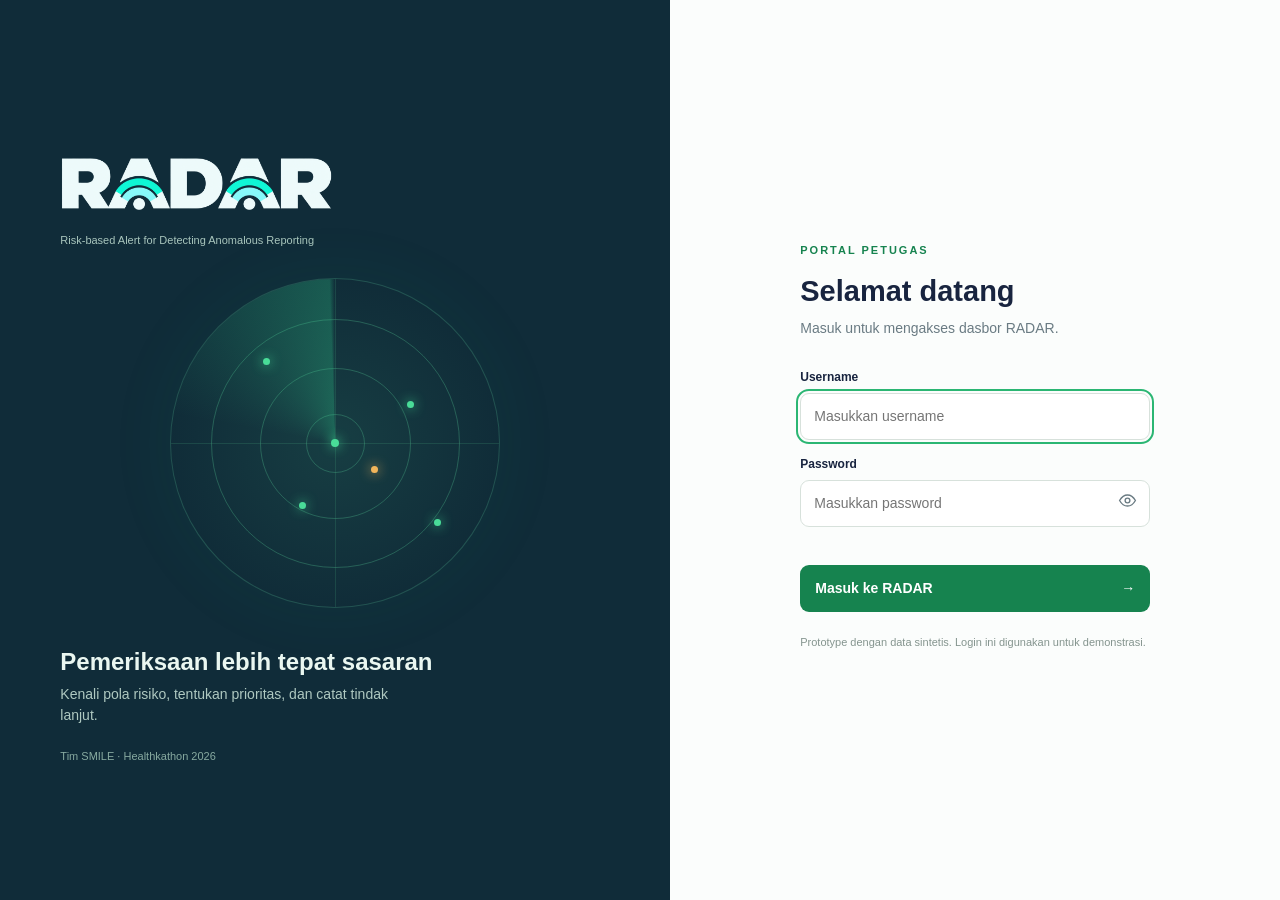
<file: data.html>
<!doctype html>
<html lang="id">
<head><script src="auth.js"></script>
<meta charset="utf-8">
<meta name="viewport" content="width=device-width, initial-scale=1, viewport-fit=cover">
<title>Data Sintetis RADAR</title>
<meta name="description" content="Data sintetis prototype RADAR: 1.200 badan usaha fiktif, tabel internal dan eksternal, kunci jawaban, dan hasil model. Tim SMILE, Healthkathon 2026.">
<link rel="preconnect" href="https://fonts.googleapis.com">
<link rel="preconnect" href="https://fonts.gstatic.com" crossorigin>
<link rel="stylesheet" href="https://fonts.googleapis.com/css2?family=Noto+Serif:wght@700&family=Source+Sans+3:wght@400;600;700&family=JetBrains+Mono:wght@500&display=swap">
<style>
:root{--bg:#F4F7F6;--surface:#FFFFFF;--sunk:#EAF0EE;--ink:#172440;--muted:#596A7D;--line:#D6DFDC;--accent:#1E9A57;--accent-soft:#DDF1E6;--navy:#172440;--on-navy:#FFFFFF;--ext:#2E6FB0;--ext-soft:#E2ECF5;--key:#C4453B;--key-soft:#F8E1DE;
  --f-display:"Noto Serif",Georgia,serif;--f-body:"Source Sans 3","Segoe UI",system-ui,sans-serif;--f-mono:"JetBrains Mono",ui-monospace,Consolas,monospace}
@media (prefers-color-scheme:dark){:root{--bg:#0F1828;--surface:#172338;--sunk:#1D2B44;--ink:#E7EDF5;--muted:#9DAEC2;--line:#2B3B57;--accent:#3CC27A;--accent-soft:#18392C;--navy:#0B1220;--on-navy:#E7EDF5;--ext:#6AA6E8;--ext-soft:#1F2F40;--key:#EF6F63;--key-soft:#3A2024;color-scheme:dark}}
*{box-sizing:border-box}
body{margin:0;background:var(--bg);color:var(--ink);font-family:var(--f-body);font-size:16px;line-height:1.55}
.wrap{max-width:1100px;margin:0 auto;padding-left:max(16px,env(safe-area-inset-left,0px));padding-right:max(16px,env(safe-area-inset-right,0px))}
h1,h2,h3{font-family:var(--f-display);margin:0;line-height:1.2;text-wrap:balance}
a{color:var(--accent)}
.hero{background:var(--navy);color:var(--on-navy)}
.hero .wrap{padding-block:22px 34px;display:grid;gap:16px}
.hero h1{font-size:clamp(30px,4.4vw,44px)}
.hero p{margin:0;max-width:70ch;opacity:.9;font-size:17px}
.hero a{color:#3CC27A}
.sitenav{display:flex;flex-wrap:wrap;gap:6px;font-size:14px;font-weight:600}
.sitenav a{color:#E7EDF5;text-decoration:none;padding:5px 12px;border-radius:99px;border:1px solid rgba(255,255,255,.28)}
.sitenav a[aria-current]{background:#1E9A57;border-color:#1E9A57}
.warn{display:inline-block;background:#D08E22;color:#1B1405;font-weight:700;font-size:13px;padding:4px 10px;border-radius:99px;justify-self:start}
main .wrap{display:grid;grid-template-columns:minmax(0,1fr);gap:28px;padding-block:28px 56px}
.eyebrow{font-size:12px;letter-spacing:.14em;text-transform:uppercase;font-weight:700;color:var(--accent);margin:0 0 6px}
.grid{display:grid;gap:14px;grid-template-columns:minmax(0,1fr)}
main .wrap>*{min-width:0}
.card{background:var(--surface);border:1px solid var(--line);border-radius:12px;padding:18px 20px;display:grid;gap:6px;min-width:0;align-content:start}
.card p{margin:0}
.ch{display:flex;justify-content:space-between;gap:10px;align-items:center;flex-wrap:wrap}
.ch h3{font-family:var(--f-mono);font-size:16px;font-weight:500}
.meta{color:var(--muted);font-size:13.5px}
.src{font-size:12px;font-weight:700;padding:2px 9px;border-radius:99px;background:var(--accent-soft);color:var(--accent)}
.src.ext{background:var(--ext-soft);color:var(--ext)} .src.key{background:var(--key-soft);color:var(--key)}
.scroll{overflow-x:auto;border:1px solid var(--line);border-radius:8px;margin-top:6px}
table{border-collapse:collapse;font-size:12.5px;font-family:var(--f-mono);white-space:nowrap;width:100%}
th,td{padding:5px 9px;border-bottom:1px solid var(--line);text-align:left}
th{background:var(--sunk);font-weight:500;color:var(--muted)}
tr:last-child td{border-bottom:0}
.two{display:grid;grid-template-columns:repeat(2,minmax(0,1fr));gap:14px}
@media (max-width:760px){.two{grid-template-columns:1fr}}
ul.files{margin:0;padding-left:18px;display:grid;gap:10px;overflow-wrap:anywhere}
pre{background:var(--navy);color:#E7EDF5;padding:14px 16px;border-radius:10px;overflow-x:auto;font-family:var(--f-mono);font-size:13.5px;margin:0}
footer .wrap{padding-block:0 36px;font-size:13px;color:var(--muted)}
</style>
<link rel="stylesheet" href="navigation.css">
<style>.update-panel h2{margin:0 0 10px}.update-form{display:flex;flex-wrap:wrap;align-items:end;gap:12px;margin:18px 0}.update-form label{display:flex;flex-direction:column;gap:5px;font-size:13px;font-weight:600}.update-form select,.update-form input{padding:10px;border:1px solid var(--line);border-radius:8px;background:var(--surface);color:var(--ink);font:inherit}.update-form button{padding:11px 16px;border:0;border-radius:8px;background:var(--accent);color:var(--on-navy);font:inherit;font-weight:600;cursor:pointer}.update-form button:disabled{opacity:.5;cursor:wait}#updateStatus{font-size:14px;font-weight:600}#updateLog{max-height:260px;white-space:pre-wrap;font-size:11px}</style>
<style>.template-download{display:inline-block;background:#16834f;color:#fff!important;text-decoration:none;padding:10px 16px;border-radius:8px;font-weight:600;font-size:14px}.template-download:hover{background:#106b40}</style>
</head>
<body>
<header class="hero">
 <div class="wrap">
  <nav class="sitenav" aria-label="Halaman"><a class="app-icon" href="index.html" aria-label="RADAR — beranda"><svg width="32" height="32" viewBox="0 0 52 52" aria-hidden="true"><circle cx="26" cy="26" r="24" fill="none" stroke="#2BB673" stroke-opacity=".6" stroke-width="2"/><circle cx="26" cy="26" r="15" fill="none" stroke="#2BB673" stroke-opacity=".4" stroke-width="2"/><path d="M26 26 L26 2 A24 24 0 0 1 43 9 Z" fill="#2BB673" fill-opacity=".35"/><circle cx="36" cy="13" r="3.5" fill="#F29F4B"/><circle cx="26" cy="26" r="3" fill="#2BB673"/></svg></a><a href="index.html">Dasbor RADAR</a><details class="nav-group"><summary>Tindak Lanjut</summary><div class="nav-submenu"><a href="tindak-lanjut.html">Action Plan</a><a href="log-harian.html">Log Harian</a></div></details><details class="nav-group" data-active="true"><summary>Analisis Data</summary><div class="nav-submenu"><a href="jejak-ringkas.html">Alur Scoring</a><a href="jejak.html">Jejak Skor</a><a href="data.html" aria-current="page">Data Sintetis</a></div></details><div class="nav-account"><span class="profile-avatar" title="Petugas" aria-label="Profil petugas"><svg width="18" height="18" viewBox="0 0 24 24" fill="none" stroke="currentColor" stroke-width="1.7" aria-hidden="true"><circle cx="12" cy="8" r="4"/><path d="M4 22v-3a8 8 0 0 1 16 0v3"/></svg></span><span class="profile-name">Petugas</span><button class="logout-button" type="button" data-logout title="Keluar dari RADAR"><svg width="16" height="16" viewBox="0 0 24 24" fill="none" stroke="currentColor" stroke-width="1.7" aria-hidden="true"><path d="M10 4H4v16h6m4-13 5 5-5 5m-6-5h13"/></svg><span>Logout</span></button></div></nav>
  <h1>Data Sintetis RADAR</h1>
  <p>Seluruh data di prototype ini dibuat oleh skrip, bukan diambil dari data peserta JKN atau perusahaan mana pun. Generator lebih dulu membuat <b>kenyataan</b> (pekerja dan upah riil) untuk 1.200 badan usaha fiktif, lalu membuat <b>laporan ke JKN</b> yang pada 17,8% usaha sengaja dimanipulasi dengan empat modus. Sumber eksternal disimulasikan dari kenyataan dengan sedikit gangguan acak. Cara data diolah sampai menjadi skor bisa diikuti di <a href="jejak.html">Jejak Skor</a>.</p>
  <span class="warn">Data sintetis · versi dan waktu pembaruan tersedia di bawah</span>
 </div>
</header>
<main><div class="wrap">
<section class="card" aria-labelledby="inputTemplateTitle"><p class="eyebrow">Template data sampel</p><h2 id="inputTemplateTitle">Siapkan data untuk RADAR</h2><p>Template Excel berisi <b>8 sheet data kosong dan 1 sheet petunjuk</b>, lengkap dengan definisi 55 kolom, contoh format, pilihan isian, dan relasi antar-tabel.</p><p><a class="template-download" href="data/Template_Isian_Data_RADAR.xlsx" download>Unduh Template Isian Data RADAR (.xlsx)</a></p><p class="meta">Isi mulai baris 2. Kunci jawaban hanya diisi jika ada hasil pemeriksaan tepercaya. Belum tersedia impor Excel otomatis; ekspor setiap sheet data ke CSV UTF-8 dan validasi sebelum diproses. Sampel tanpa label atau sumber eksternal memerlukan penyesuaian pipeline terlebih dahulu.</p></section>
<section class="card update-panel" aria-labelledby="updateTitle">
 <p class="eyebrow">Pembaruan data</p><h2 id="updateTitle">Jalankan ulang data dan scoring</h2>
 <p id="snapshotInfo" class="meta">Tanggal generate tersedia setelah pembaruan</p>
 <p>Simulasikan snapshot terbaru, atau hitung ulang skor setelah file CSV di folder <code>data/csv</code> diperbarui. Proses mencakup indikator, aturan, Isolation Forest, evaluasi, dan halaman situs.</p>
 <form id="updateForm" class="update-form">
 <label>Jenis pembaruan<select name="kind"><option value="generate">Simulasikan snapshot data baru</option><option value="rescore">Hitung ulang dari CSV yang tersedia</option></select></label>
 <label>Tanggal Generate Data Sintetis<input name="generateDate" type="date" required></label>
 <button id="runUpdate" type="submit">Jalankan pembaruan</button>
 </form>
 <p class="meta">Tanggal generate menjadi pengunci simulasi. Tanggal yang berbeda menghasilkan dataset sintetis baru, bukan tambahan transaksi pada perusahaan yang sama. Periode observasi tetap Oktober 2025–September 2026. Untuk hitung ulang CSV, tanggal pilihan tidak mengubah datanya; tabel kunci jawaban harus sesuai agar evaluasi bermakna. Nilai kebenaran upah dan TK aktif di Jejak Skor tidak tersedia pada proses hitung ulang CSV.</p>
 <p class="meta">Hasil lama dicadangkan dan hasil baru diaktifkan setelah proses berhasil. Excel adalah arsip awal dan tidak ikut diperbarui. Action plan tetap tersimpan; pada snapshot baru, ID perusahaan yang sama dapat merujuk profil sintetis yang berbeda.</p>
 <p id="updateStatus" role="status" aria-live="polite">Memeriksa server…</p>
 <p id="updateResult" hidden>Pembaruan berhasil. <a href="index.html">Lihat dasbor terbaru</a> · <a href="jejak.html">Lihat jejak skor</a></p>
 <details hidden><summary>Rincian proses</summary><pre id="updateLog"></pre></details>
 </section>
 <section>
  <p class="eyebrow">Tabel data sintetis</p>
  <h2 style="font-size:26px;margin-bottom:12px">Delapan tabel, satu klik untuk mengunduh</h2>
  <div class="grid">
<section class="card"><div class="ch"><h3><a href="data/csv/01_ref_wilayah.csv" download>01_ref_wilayah.csv</a></h3><span class="src int">internal</span></div>
<p>Referensi 12 kab/kota Jateng–DIY dan UMK ilustratif.</p><p class="meta">12 baris · 3 kolom · 1 KB</p><div class="scroll"><table><thead><tr><th>kab_kota</th><th>provinsi</th><th>umk_ilustratif</th></tr></thead><tbody><tr><td>Kota Semarang</td><td>Jawa Tengah</td><td>3454000</td></tr><tr><td>Kab. Kendal</td><td>Jawa Tengah</td><td>2830000</td></tr><tr><td>Kab. Demak</td><td>Jawa Tengah</td><td>2938000</td></tr><tr><td>Kab. Kudus</td><td>Jawa Tengah</td><td>2680000</td></tr><tr><td>Kab. Jepara</td><td>Jawa Tengah</td><td>2610000</td></tr></tbody></table></div></section>
<section class="card"><div class="ch"><h3><a href="data/csv/02_badan_usaha.csv" download>02_badan_usaha.csv</a></h3><span class="src int">internal</span></div>
<p>Profil 1.200 badan usaha fiktif: sektor, wilayah, tanggal daftar, skala dan estimasi pekerja menurut izin usaha (OSS).</p><p class="meta">1.200 baris · 9 kolom · 118 KB</p><div class="scroll"><table><thead><tr><th>id_bu</th><th>nama_bu</th><th>bentuk_usaha</th><th>sektor</th><th>kab_kota</th><th>provinsi</th><th>tgl_daftar_jkn</th><th>skala_usaha_oss</th><th>estimasi_tk_oss</th></tr></thead><tbody><tr><td>BU00001</td><td>PT Abadi Utama Sentosa</td><td>PT</td><td>Perdagangan</td><td>Kab. Banyumas</td><td>Jawa Tengah</td><td>2015-05-15</td><td>Kecil</td><td>4</td></tr><tr><td>BU00002</td><td>CV Maju Kayu Bersama</td><td>CV</td><td>Konstruksi</td><td>Kab. Banyumas</td><td>Jawa Tengah</td><td>2014-02-05</td><td>Kecil</td><td>19</td></tr><tr><td>BU00003</td><td>PT Sinar Perkasa Kayu</td><td>PT</td><td>Transportasi &amp; Pergudangan</td><td>Kab. Sleman</td><td>DI Yogyakarta</td><td>2023-07-04</td><td>Kecil</td><td>14</td></tr><tr><td>BU00004</td><td>PT Sinar Sejahtera Perkasa</td><td>PT</td><td>Pertanian &amp; Perkebunan</td><td>Kab. Kendal</td><td>Jawa Tengah</td><td>2017-12-12</td><td>Besar</td><td>121</td></tr><tr><td>BU00005</td><td>CV Sejahtera Indah Logam</td><td>CV</td><td>Transportasi &amp; Pergudangan</td><td>Kab. Kendal</td><td>Jawa Tengah</td><td>2017-09-23</td><td>Kecil</td><td>5</td></tr></tbody></table></div></section>
<section class="card"><div class="ch"><h3><a href="data/csv/03_peserta.csv" download>03_peserta.csv</a></h3><span class="src int">internal</span></div>
<p>Kepesertaan per pekerja: segmen (PPU/PBPU/PBI), tanggal mulai dan nonaktif, upah yang dilaporkan, status hubungan kerja.</p><p class="meta">56.134 baris · 9 kolom · 4.2 MB</p><div class="scroll"><table><thead><tr><th>id_peserta</th><th>nik_samaran</th><th>segmen</th><th>id_bu</th><th>kab_kota</th><th>tgl_mulai_segmen</th><th>tgl_nonaktif</th><th>upah_dilaporkan</th><th>status_hubungan_kerja_dilaporkan</th></tr></thead><tbody><tr><td>P0000003</td><td>S007939176437</td><td>PPU</td><td>BU00001</td><td>Kab. Banyumas</td><td>2018-08-20</td><td></td><td>2404000.0</td><td>Tetap</td></tr><tr><td>P0000001</td><td>S023445205728</td><td>PPU</td><td>BU00001</td><td>Kab. Banyumas</td><td>2026-09-05</td><td></td><td>2338000.0</td><td>Kontrak</td></tr><tr><td>P0000005</td><td>S103245240373</td><td>PPU</td><td>BU00001</td><td>Kab. Banyumas</td><td>2026-02-10</td><td></td><td>2366000.0</td><td>Tetap</td></tr><tr><td>P0000002</td><td>S447375616755</td><td>PPU</td><td>BU00001</td><td>Kab. Banyumas</td><td>2026-02-28</td><td></td><td>2367000.0</td><td>Tetap</td></tr><tr><td>P0000004</td><td>S517439891861</td><td>PPU</td><td>BU00001</td><td>Kab. Banyumas</td><td>2026-04-28</td><td></td><td>2678000.0</td><td>Kontrak</td></tr></tbody></table></div></section>
<section class="card"><div class="ch"><h3><a href="data/csv/04_mutasi.csv" download>04_mutasi.csv</a></h3><span class="src int">internal</span></div>
<p>Mutasi daftar baru dan nonaktif, lengkap dengan tanggal efektif dan tanggal input.</p><p class="meta">14.814 baris · 6 kolom · 936 KB</p><div class="scroll"><table><thead><tr><th>id_mutasi</th><th>nik_samaran</th><th>id_bu</th><th>jenis_mutasi</th><th>tgl_efektif</th><th>tgl_input</th></tr></thead><tbody><tr><td>M0008354</td><td>S295508586433</td><td>BU00676</td><td>DAFTAR_BARU</td><td>2025-09-30</td><td>2025-10-01</td></tr><tr><td>M0003562</td><td>S063748311606</td><td>BU00299</td><td>DAFTAR_BARU</td><td>2025-10-01</td><td>2025-10-01</td></tr><tr><td>M0009751</td><td>S603926631232</td><td>BU00780</td><td>DAFTAR_BARU</td><td>2025-09-28</td><td>2025-10-01</td></tr><tr><td>M0003473</td><td>S690732865476</td><td>BU00283</td><td>DAFTAR_BARU</td><td>2025-09-28</td><td>2025-10-01</td></tr><tr><td>M0002859</td><td>S235416576607</td><td>BU00237</td><td>NONAKTIF</td><td>2025-10-01</td><td>2025-10-01</td></tr></tbody></table></div></section>
<section class="card"><div class="ch"><h3><a href="data/csv/05_iuran_bulanan.csv" download>05_iuran_bulanan.csv</a></h3><span class="src int">internal</span></div>
<p>Tagihan dan pembayaran iuran 12 bulan (Okt 2025–Sep 2026) per badan usaha.</p><p class="meta">14.391 baris · 11 kolom · 1.2 MB</p><div class="scroll"><table><thead><tr><th>id_bu</th><th>periode</th><th>jumlah_tk_ditagih</th><th>total_upah_dilaporkan</th><th>iuran_tagihan</th><th>iuran_pemberi_kerja_4pct</th><th>iuran_pekerja_1pct</th><th>tgl_jatuh_tempo</th><th>tgl_bayar</th><th>hari_terlambat</th><th>status_bayar</th></tr></thead><tbody><tr><td>BU00001</td><td>2025-10</td><td>1</td><td>2404000</td><td>120200</td><td>96160</td><td>24040</td><td>2025-10-10</td><td>2025-10-06</td><td>0.0</td><td>TEPAT WAKTU</td></tr><tr><td>BU00001</td><td>2025-11</td><td>1</td><td>2404000</td><td>120200</td><td>96160</td><td>24040</td><td>2025-11-10</td><td>2025-11-06</td><td>0.0</td><td>TEPAT WAKTU</td></tr><tr><td>BU00001</td><td>2025-12</td><td>1</td><td>2404000</td><td>120200</td><td>96160</td><td>24040</td><td>2025-12-10</td><td>2025-12-06</td><td>0.0</td><td>TEPAT WAKTU</td></tr><tr><td>BU00001</td><td>2026-01</td><td>1</td><td>2404000</td><td>120200</td><td>96160</td><td>24040</td><td>2026-01-10</td><td>2026-01-02</td><td>0.0</td><td>TEPAT WAKTU</td></tr><tr><td>BU00001</td><td>2026-02</td><td>3</td><td>7137000</td><td>356850</td><td>285480</td><td>71370</td><td>2026-02-10</td><td>2026-02-07</td><td>0.0</td><td>TEPAT WAKTU</td></tr></tbody></table></div></section>
<section class="card"><div class="ch"><h3><a href="data/csv/06_ext_hubungan_kerja.csv" download>06_ext_hubungan_kerja.csv</a></h3><span class="src ext">eksternal</span></div>
<p>Simulasi data hubungan kerja per pekerja dari sumber eksternal (cakupan 90%).</p><p class="meta">50.921 baris · 4 kolom · 1.8 MB</p><div class="scroll"><table><thead><tr><th>nik_samaran</th><th>id_bu</th><th>tgl_mulai_kerja</th><th>tgl_selesai_kerja</th></tr></thead><tbody><tr><td>S007939176437</td><td>BU00001</td><td>2018-08-14</td><td></td></tr><tr><td>S023445205728</td><td>BU00001</td><td>2026-08-15</td><td></td></tr><tr><td>S103245240373</td><td>BU00001</td><td>2026-01-30</td><td></td></tr><tr><td>S447375616755</td><td>BU00001</td><td>2026-02-24</td><td></td></tr><tr><td>S517439891861</td><td>BU00001</td><td>2026-04-10</td><td></td></tr></tbody></table></div></section>
<section class="card"><div class="ch"><h3><a href="data/csv/07_ext_pph21_bu.csv" download>07_ext_pph21_bu.csv</a></h3><span class="src ext">eksternal</span></div>
<p>Simulasi ringkasan pelaporan PPh 21 per badan usaha: jumlah pekerja dan rata-rata penghasilan (gangguan ±5%).</p><p class="meta">1.200 baris · 4 kolom · 33 KB</p><div class="scroll"><table><thead><tr><th>id_bu</th><th>periode_pelaporan</th><th>jumlah_tk_pelaporan_pph21</th><th>rata2_penghasilan_bruto_pph21</th></tr></thead><tbody><tr><td>BU00001</td><td>2026-09</td><td>5</td><td>2416000</td></tr><tr><td>BU00002</td><td>2026-09</td><td>15</td><td>2887000</td></tr><tr><td>BU00003</td><td>2026-09</td><td>14</td><td>3127000</td></tr><tr><td>BU00004</td><td>2026-09</td><td>70</td><td>3314000</td></tr><tr><td>BU00005</td><td>2026-09</td><td>5</td><td>3137000</td></tr></tbody></table></div></section>
<section class="card"><div class="ch"><h3><a href="data/csv/99_kunci_jawaban.csv" download>99_kunci_jawaban.csv</a></h3><span class="src key">kunci jawaban</span></div>
<p>Label modus per badan usaha. Tidak dipakai melatih model; hanya untuk evaluasi.</p><p class="meta">1.200 baris · 9 kolom · 37 KB</p><div class="scroll"><table><thead><tr><th>id_bu</th><th>is_fraud</th><th>jenis_fraud</th><th>pola_tunggakan</th><th>jumlah_tk_riil</th><th>flag_pduk</th><th>flag_under_upah</th><th>flag_misklasifikasi</th><th>flag_mutasi</th></tr></thead><tbody><tr><td>BU00001</td><td>0</td><td>NORMAL</td><td>0</td><td>5</td><td>0</td><td>0</td><td>0</td><td>0</td></tr><tr><td>BU00002</td><td>0</td><td>NORMAL</td><td>0</td><td>16</td><td>0</td><td>0</td><td>0</td><td>0</td></tr><tr><td>BU00003</td><td>0</td><td>NORMAL</td><td>0</td><td>16</td><td>0</td><td>0</td><td>0</td><td>0</td></tr><tr><td>BU00004</td><td>1</td><td>UNDER_UPAH</td><td>1</td><td>87</td><td>0</td><td>1</td><td>0</td><td>0</td></tr><tr><td>BU00005</td><td>0</td><td>NORMAL</td><td>1</td><td>7</td><td>0</td><td>0</td><td>0</td><td>0</td></tr></tbody></table></div></section>
  </div>
 </section>
 <section class="two">
  <div class="card">
   <p class="eyebrow">Hasil model</p>
   <ul class="files"><li><a href="data/hasil/skor_radar.csv" download>skor_radar.csv</a> <span class="meta">· 197 KB</span><br>Skor RADAR, level, peringkat, modus terindikasi, 3 alasan, dan aturan terpicu per badan usaha.</li><li><a href="data/hasil/indikator_per_bu.csv" download>indikator_per_bu.csv</a> <span class="meta">· 339 KB</span><br>Nilai 11 indikator mentah per badan usaha beserta kelompok usaha sejenisnya.</li><li><a href="data/hasil/evaluasi_model.csv" download>evaluasi_model.csv</a> <span class="meta">· 1 KB</span><br>Metrik evaluasi: AUC-ROC, presisi 50/100/200 teratas, recall 20% teratas, baseline acak.</li><li><a href="data/hasil/evaluasi_per_modus.csv" download>evaluasi_per_modus.csv</a> <span class="meta">· 1 KB</span><br>Recall 200 teratas per modus, mode internal saja vs internal + eksternal.</li></ul>
  </div>
  <div class="card">
   <p class="eyebrow">Versi Excel</p>
   <ul class="files"><li><a href="data/Data_Sintetis_Healthkathon2026_PemberiKerja.xlsx" download>Data_Sintetis_Healthkathon2026_PemberiKerja.xlsx</a> <span class="meta">· 5.3 MB</span></li><li><a href="data/Hasil_Model_RADAR_DataSintetis.xlsx" download>Hasil_Model_RADAR_DataSintetis.xlsx</a> <span class="meta">· 296 KB</span></li></ul>
   <p class="meta" style="margin-top:8px">Versi Excel dibuat dari data yang sama (seed 2026). Bila skrip diubah, file CSV di atas adalah versi terbaru.</p>
  </div>
 </section>
 <section class="card">
  <p class="eyebrow">Membangun ulang</p>
  <p>Data, skor, dan ketiga halaman situs ini dibangun ulang dengan satu perintah dari folder repositori:</p>
  <pre>pip install -r model/requirements.txt
python model/build_web.py</pre>
  <p class="meta">Skrip: <span style="font-family:var(--f-mono)">model/generate_data_sintetis.py</span> (data), <span style="font-family:var(--f-mono)">model/radar_model.py</span> (indikator, aturan, Isolation Forest, skor), <span style="font-family:var(--f-mono)">model/build_web.py</span> (situs).</p>
 </section>
</div></main>
<footer><div class="wrap">RADAR · Tim SMILE · Healthkathon 2026 · Kategori Efisiensi Risiko pada Pemberi Kerja · UMK yang dipakai bersifat ilustratif.</div></footer>
<script src="data-update.js"></script>
<script src="navigation.js"></script>
</body>
</html>
</file>
<file: navigation.css>
.sitenav{display:flex;align-items:stretch;gap:0;overflow-x:auto;white-space:nowrap;margin:0 0 22px;padding:0 10px;background:var(--panel,var(--surface,#fff));border:1px solid var(--line);border-radius:10px;font-family:"Plus Jakarta Sans","Segoe UI",sans-serif;font-size:13px;font-weight:600;scrollbar-width:thin}.sitenav a{display:flex;align-items:center;flex-shrink:0;padding:15px 18px;color:var(--muted);text-decoration:none;border:0;border-bottom:3px solid transparent;border-radius:0;transition:background .15s,color .15s}.sitenav a:hover{background:var(--green-bg,var(--accent-soft,#DDF2E5));color:var(--ink)}.sitenav a[aria-current="page"]{background:transparent;border-bottom-color:var(--green-2,#2BB673);color:var(--green,var(--accent,#1E8A55))}.sitenav a:focus-visible{outline:2px solid #2BB673;outline-offset:-4px}@media(max-width:600px){.sitenav{padding:0 4px;margin-bottom:16px}.sitenav a{padding:12px;font-size:12px}}
.sitenav{flex-wrap:nowrap}
.sitenav a.app-icon{padding:8px 14px 8px 6px;border:0;align-self:stretch;color:inherit}
.sitenav .app-icon svg{display:block;flex:none}
.sitenav a.app-icon:hover{background:transparent}

.mode-switch{display:flex;align-items:center;gap:3px;margin-left:auto;padding:8px 0 8px 14px;flex-shrink:0}
.mode-switch button{display:grid;place-items:center;width:32px;height:32px;padding:0;border:1px solid transparent;border-radius:7px;background:transparent;color:var(--muted);cursor:pointer}
.mode-switch button:hover{background:var(--green-bg,#DDF2E5)}
.mode-switch button[aria-pressed="true"]{background:var(--green-bg,#DDF2E5);color:var(--green,#1E8A55);border-color:var(--line)}
.mode-switch button:focus-visible{outline:2px solid #2BB673;outline-offset:2px}

/* Full-width layout across application pages */
.wrap{width:100%;max-width:none;margin-left:0;margin-right:0;padding-left:max(12px,env(safe-area-inset-left,0px));padding-right:max(12px,env(safe-area-inset-right,0px))}
@media(max-width:600px){.wrap{padding-left:max(8px,env(safe-area-inset-left,0px));padding-right:max(8px,env(safe-area-inset-right,0px))}}
/* Three main navigation items with grouped pages */
.sitenav{overflow:visible;position:relative;z-index:30}.nav-group{position:relative;display:flex;flex-shrink:0}.nav-group>summary{display:flex;align-items:center;gap:8px;height:100%;padding:15px 18px;border-bottom:3px solid transparent;list-style:none;cursor:pointer;color:var(--muted)}.nav-group>summary::-webkit-details-marker{display:none}.nav-group>summary::after{content:'⌄';font-size:12px}.nav-group[data-active]>summary{color:var(--green,var(--accent,#1E8A55));border-bottom-color:#2BB673}.nav-group>summary:hover,.nav-group[open]>summary{background:var(--green-bg,var(--accent-soft,#DDF2E5))}.nav-group>summary:focus-visible{outline:2px solid #2BB673;outline-offset:-4px}.nav-submenu{position:absolute;top:100%;left:0;min-width:190px;background:var(--panel,var(--surface,#fff));border:1px solid var(--line);border-radius:9px;padding:5px;box-shadow:0 8px 24px #0f2a3620;z-index:100}.sitenav .nav-submenu a{padding:10px 12px;border:0;border-radius:6px;font-size:12px;color:var(--ink)}.sitenav .nav-submenu a[aria-current]{background:var(--green-bg,var(--accent-soft,#DDF2E5));color:var(--green,var(--accent,#1E8A55))}.nav-group:not([open])>.nav-submenu{display:none}@media(max-width:600px){.sitenav{flex-wrap:wrap}.nav-group>summary{padding:12px 10px;font-size:12px}.nav-submenu{min-width:165px}.mode-switch{padding-left:4px}}

.nav-account{margin-left:auto;display:flex;align-items:center;gap:8px;padding:8px 8px 8px 12px;flex-shrink:0}.sitenav:has(.mode-switch) .nav-account{margin-left:4px}.profile-avatar{width:31px;height:31px;border-radius:50%;background:var(--green-bg,var(--accent-soft,#ddf2e5));color:var(--green,var(--accent,#16834f));display:grid;place-items:center}.profile-name{font-size:11px;color:var(--muted)}.logout-button{display:flex;align-items:center;gap:5px;border:1px solid var(--line);background:transparent;color:var(--muted);border-radius:7px;padding:7px 9px;font:inherit;font-size:11px;cursor:pointer}.logout-button:hover{background:#fff0ea;color:#a64028}.logout-button:focus-visible{outline:2px solid #2bb673;outline-offset:2px}@media(max-width:600px){.profile-name{display:none}.nav-account{padding-left:4px;gap:5px}.logout-button{padding:6px}.profile-avatar{width:27px;height:27px}}
</file>
<file: jejak-ringkas.css>
:root{--bg:#eef2ee;--panel:#fff;--ink:#18243f;--muted:#596b76;--line:#d6ded8;--green:#16834f;--green-2:#2bb673;--green-bg:#e6f5ec;--bar:#e5eae7}
*{box-sizing:border-box}body{margin:0;background:var(--bg);color:var(--ink);font:14px/1.5 'Segoe UI',Arial,sans-serif}.wrap{padding:18px}button,input,select{font:inherit;color:inherit}button,select,input{border:1px solid var(--line);background:var(--panel);border-radius:8px;padding:9px 12px}button{cursor:pointer}button:disabled{opacity:.4;cursor:default}button:focus-visible,a:focus-visible,select:focus-visible,input:focus-visible{outline:3px solid var(--green-2);outline-offset:2px}.primary{background:var(--green);color:#fff;border-color:var(--green)}h1{font-size:25px;margin:0}h2{font-size:18px;margin:0 0 12px}h3{font-size:14px;margin:0 0 8px}.muted{color:var(--muted)}header p{margin:4px 0 16px}.controls{display:flex;flex-wrap:wrap;gap:10px;align-items:end;padding:16px;background:var(--panel);border:1px solid var(--line);border-radius:12px}.controls label{display:flex;flex-direction:column;gap:4px;font-size:12px;color:var(--muted)}#company{max-width:440px;min-width:240px}.controls .actions{display:flex;gap:6px;flex-wrap:wrap}#companyMeta{margin:14px 0 4px;font-weight:600}#runStatus{min-height:24px;font-size:12px;color:var(--muted)}.scheme{display:grid;grid-template-columns:1fr 1fr 1.3fr 1fr 1fr;gap:16px;align-items:stretch;margin:14px 0}.scheme .branch{display:grid;gap:10px}.stage{position:relative;text-align:left;border:1px solid var(--line);border-radius:11px;background:var(--panel);padding:0;min-height:150px;overflow:hidden}.stage strong{display:block;background:var(--ink);color:#fff;padding:10px 12px;font-size:13px}.stage .inside{display:block;padding:14px 12px}.stage .value{display:block;font-size:26px;font-weight:750;margin-bottom:4px;font-variant-numeric:tabular-nums}.stage small{display:block;color:var(--muted);font-size:12px}.stage.active{outline:3px solid var(--green-2);outline-offset:2px}.stage.complete strong{background:var(--green)}.stage.pending .value{opacity:.3}.stage.ai strong{background:#207a67}.scheme>.stage:not(:last-child)::after{content:'›';position:absolute;right:2px;top:50%;color:var(--muted)}.detail{background:var(--panel);border:1px solid var(--line);border-radius:12px;padding:20px;min-height:220px}.table-wrap{overflow:auto}table{width:100%;border-collapse:collapse;font-size:13px}th{text-align:left;color:var(--muted);font-size:12px}td,th{padding:8px;border-bottom:1px solid var(--line);vertical-align:top}.hit{background:var(--green-bg)}.off{color:var(--muted)}.formula{padding:16px;background:var(--green-bg);border-radius:8px;font-size:19px;margin:14px 0;font-variant-numeric:tabular-nums}.facts{display:grid;grid-template-columns:repeat(auto-fit,minmax(175px,1fr));gap:10px}.fact{background:var(--bg);padding:12px;border-radius:8px}.fact b{display:block;font-size:22px}.fact span{font-size:12px;color:var(--muted)}.level{font-size:30px;font-weight:750}.Tinggi{color:#c2410c}.Sedang{color:#a66a0d}.Rendah{color:#16834f}.result-links{display:flex;gap:16px;flex-wrap:wrap;margin-top:16px}.result-links a{color:var(--green);font-weight:600}.note{font-size:12px;color:var(--muted);margin:16px 0}.tree-path{display:flex;gap:5px;margin:14px 0;align-items:center}.tree-path i{display:block;flex:1;height:12px;background:var(--bar);border-radius:4px}.tree-path i.on{background:var(--green-2)}[hidden]{display:none!important}@media(max-width:1000px){.scheme{grid-template-columns:repeat(3,minmax(0,1fr))}}@media(max-width:650px){.scheme{grid-template-columns:1fr 1fr;gap:10px}.scheme .branch{grid-column:1/-1;grid-template-columns:1fr 1fr}.controls label,#company{width:100%;max-width:100%;min-width:0}.stage{min-height:130px}.detail{padding:14px}.formula{font-size:16px}}

/* Compact, colored steps and visible parallel connectors */
body{font-size:13px}h1{font-size:22px}header p{font-size:12px;margin-bottom:12px}.controls{padding:12px;gap:8px}.controls label{font-size:11px}.controls button,.controls input,.controls select{font-size:12px;padding:7px 9px}.scheme{position:relative;gap:30px;grid-template-columns:1fr 1fr 1.3fr 1fr 1.15fr}.scheme .branch{gap:24px}.stage{min-height:116px;border-radius:9px;z-index:1;--stage-color:#2563a4;--stage-bg:#edf4fc;background:var(--stage-bg);border-color:color-mix(in srgb,var(--stage-color) 30%,white)}.stage[data-stage="1"]{--stage-color:#6d48a3;--stage-bg:#f3effa}.stage[data-stage="2"]{--stage-color:#a46b17;--stage-bg:#fff7e8}.stage[data-stage="3"]{--stage-color:#168365;--stage-bg:#eaf7f1}.stage[data-stage="4"]{--stage-color:#b75329;--stage-bg:#fff0e9}.stage[data-stage="5"]{--stage-color:#287d92;--stage-bg:#edf8fa}.stage[data-stage="6"]{--stage-color:#3b607d;--stage-bg:#eff4f8}.stage strong,.stage.complete strong,.stage.ai strong{display:flex;align-items:center;gap:6px;background:var(--stage-color);font-size:11px;padding:8px}.stage-icon{width:19px;height:19px;flex:none}.stage .inside{padding:9px 10px}.stage .value{font-size:21px;margin-bottom:2px;color:var(--stage-color)}.stage small{font-size:10px;line-height:1.45}.stage.active{outline:2px solid var(--stage-color);outline-offset:3px}.stage.complete{box-shadow:inset 0 -3px 0 var(--stage-color)}.scheme>.stage::after{display:none}.scheme-connectors{position:absolute;inset:0;width:100%;height:100%;overflow:visible;pointer-events:none;z-index:0}.scheme-connectors .connector{fill:none;stroke:#7d919f;stroke-width:1.7;marker-end:url(#flowArrow)}.detail{padding:16px;min-height:190px}.detail h2{font-size:16px}.detail table{font-size:12px}.detail td,.detail th{padding:6px}.formula{font-size:17px;padding:12px}.fact{padding:10px}.fact b{font-size:19px}.note{font-size:11px}.level{font-size:26px}@media(max-width:1000px){.scheme{grid-template-columns:repeat(3,minmax(0,1fr));gap:22px}}@media(max-width:650px){.scheme{grid-template-columns:1fr 1fr;gap:12px}.scheme-connectors{display:none}.scheme .branch{gap:12px}.stage{min-height:110px}.stage .value{font-size:19px}}

/* Step labels outside compact boxes */
.scheme{align-items:start;gap:30px}.stage-unit{min-width:0;--stage-color:#2563a4}.stage-unit:has([data-stage="1"]){--stage-color:#6d48a3}.stage-unit:has([data-stage="2"]){--stage-color:#a46b17}.stage-unit:has([data-stage="3"]){--stage-color:#168365}.stage-unit:has([data-stage="4"]){--stage-color:#b75329}.stage-unit:has([data-stage="5"]){--stage-color:#287d92}.stage-unit:has([data-stage="6"]){--stage-color:#3b607d}.stage-label{display:flex;align-items:center;gap:5px;font-size:11px;font-weight:700;color:var(--stage-color);margin:0 0 6px;min-height:22px;line-height:1.3}.stage-label .stage-icon{width:16px;height:16px}.stage-unit .stage{width:100%;min-height:76px;display:block;overflow:visible}.stage-unit .stage .inside{padding:8px 10px}.stage-unit .stage .value{font-size:18px;line-height:1.2}.stage-unit .stage small{font-size:10px;line-height:1.35}.scheme .branch{gap:20px}.stage-unit:has(.active) .stage-label{color:var(--stage-color)}.stage-unit:has(.complete) .stage-label::after{content:'✓';margin-left:auto;font-size:11px}.scheme>.stage-unit::after{display:none}@media(max-width:650px){.scheme .branch{gap:12px}.stage-unit .stage{min-height:74px}.stage-label{font-size:10px}.stage-unit .stage .value{font-size:17px}}

.stage.loading .value{font-size:0;opacity:1;display:flex;align-items:center;gap:7px;min-height:23px}.stage.loading .value::before{content:'';width:16px;height:16px;border:2px solid color-mix(in srgb,var(--stage-color) 22%,transparent);border-top-color:var(--stage-color);border-radius:50%;animation:step-loading .85s linear infinite;flex:none}.stage.loading .value::after{content:'Menunggu hasil';font-size:10px;font-weight:500;color:var(--muted)}@keyframes step-loading{to{transform:rotate(360deg)}}@media(prefers-reduced-motion:reduce){.stage.loading .value::before{animation:none;border-style:dotted}}

/* Vertical process beside its calculation result */
.process-result-layout{display:grid;grid-template-columns:minmax(290px,340px) minmax(0,1fr);gap:20px;align-items:start;margin-top:12px}.process-panel,.result-panel{min-width:0}.process-panel>h2,.result-panel>h2{font-size:14px;margin:0 0 12px}.process-panel{background:var(--panel);border:1px solid var(--line);border-radius:12px;padding:16px}.process-panel .scheme{display:flex;flex-direction:column;gap:24px;margin:0}.process-panel .scheme>.stage-unit{width:100%}.process-panel .scheme .branch{display:grid;grid-template-columns:1fr;gap:24px;width:100%}.process-panel .scheme>.branch:has([data-stage="2"]){grid-template-columns:repeat(2,minmax(0,1fr));gap:20px}.process-panel .stage{min-height:65px}.process-panel .stage .inside{padding:7px 10px}.process-panel .stage .value{font-size:18px}.process-panel .stage-label{margin-bottom:4px;min-height:18px;font-size:11px}.process-panel .stage small{font-size:10px}.result-panel{position:sticky;top:14px}.result-panel .detail{min-height:400px}.result-panel .detail h2{margin-bottom:16px}.result-panel .facts{grid-template-columns:repeat(3,minmax(0,1fr))}@media(max-width:1100px){.process-result-layout{grid-template-columns:280px minmax(0,1fr);gap:14px}.process-panel{padding:12px}.result-panel .facts{grid-template-columns:repeat(2,minmax(0,1fr))}}@media(max-width:760px){.process-result-layout{grid-template-columns:1fr}.result-panel{position:static}.process-panel .scheme>.branch:has([data-stage="2"]){grid-template-columns:1fr 1fr}.process-panel .scheme-connectors{display:block}.result-panel .detail{min-height:220px}}

/* Connectors end above the complete step, including its label. */
.process-panel .scheme{gap:34px}.process-panel .scheme .branch{gap:34px}.process-panel .scheme>.branch:has([data-stage="2"]){gap:20px}.stage-unit{position:relative;z-index:1}.process-panel .stage-label{font-size:10px;gap:4px;min-height:22px;line-height:1.35}.process-panel .stage-label .stage-icon{width:15px;height:15px}.process-panel .stage-label{flex-wrap:nowrap}.scheme-connectors .connector{stroke-width:1.5}@media(max-width:760px){.process-panel .scheme{gap:32px}.process-panel .scheme .branch{gap:32px}.process-panel .scheme>.branch:has([data-stage="2"]){gap:18px}}

.result-panel .detail{padding:0;min-height:0;border:0;background:transparent}.result-group{background:var(--panel);border:1px solid var(--line);border-radius:10px;margin-bottom:8px;overflow:hidden}.result-group>summary{padding:13px 16px;cursor:pointer;font-size:13px;font-weight:650;list-style:none;display:flex;align-items:center;justify-content:space-between;gap:12px}.result-group>summary::-webkit-details-marker{display:none}.result-group>summary::after{content:'+';font-size:18px;color:var(--green)}.result-group[open]>summary::after{content:'−'}.result-group>summary:hover{background:var(--green-bg)}.result-group>summary:focus-visible{outline:2px solid var(--green-2);outline-offset:-3px}.result-group[open]>summary{border-bottom:1px solid var(--line)}.result-group-body{padding:16px}.result-group-body:empty{padding:0}
/* Compact calculation results */
.result-group{margin-bottom:5px;border-radius:8px}.result-group>summary{padding:9px 12px;font-size:12px;line-height:1.3}.result-group>summary::after{font-size:16px}.result-group-body{padding:10px 12px;font-size:12px;line-height:1.4}.result-group-body p{margin:6px 0}.result-group-body h3{font-size:12px;margin:8px 0 5px}.result-group-body ul{margin:6px 0;padding-left:18px}.result-group-body li{margin:2px 0}.result-panel .facts{gap:6px}.result-panel .fact{padding:7px 9px;border-radius:6px}.result-panel .fact b{font-size:17px;line-height:1.3}.result-panel .fact span{font-size:10px}.result-group-body table{font-size:11px;line-height:1.3}.result-group-body td,.result-group-body th{padding:5px 6px}.result-group-body th{font-size:10px}.result-group-body .formula{padding:9px 11px;font-size:15px;line-height:1.4;margin:8px 0}.result-group-body .note{font-size:10px;line-height:1.4;margin:7px 0}.result-group-body .level{font-size:22px}.result-group-body .tree-path{margin:9px 0;gap:4px}.result-group-body .tree-path i{height:8px}.result-group-body .result-links{gap:10px;margin-top:9px;font-size:11px}
/* Compact process panel */
.process-result-layout{grid-template-columns:minmax(240px,280px) minmax(0,1fr);gap:14px}.process-panel{padding:11px}.process-panel>h2{font-size:12px;margin-bottom:9px}.process-panel .scheme{gap:26px}.process-panel .scheme .branch{gap:26px}.process-panel .scheme>.branch:has([data-stage="2"]){gap:12px}.process-panel .stage-unit .stage{min-height:52px;border-radius:7px}.process-panel .stage-unit .stage .inside{padding:6px 8px}.process-panel .stage-unit .stage .value{font-size:15px;line-height:1.2;margin-bottom:1px}.process-panel .stage-unit .stage small{font-size:9px;line-height:1.3}.process-panel .stage-label{font-size:9px;min-height:17px;margin-bottom:3px;gap:3px}.process-panel .stage-label .stage-icon{width:13px;height:13px}.process-panel .stage.loading .value::before{width:12px;height:12px}.process-panel .stage.loading .value::after{font-size:9px}.process-panel .stage.loading .value{font-size:0;min-height:18px}.process-panel .stage.active{outline-offset:2px}@media(max-width:760px){.process-result-layout{grid-template-columns:1fr}.process-panel .scheme{gap:26px}.process-panel .scheme .branch{gap:26px}}
</file>
<file: login.css>
*{box-sizing:border-box}body{margin:0;background:#eef3f1;color:#18243f;font:14px/1.5 'Segoe UI',Arial,sans-serif}.login-shell{min-height:100vh;display:grid;grid-template-columns:1.1fr 1fr}.illustration{position:relative;overflow:hidden;background:#102c39;color:#eaf7f1;padding:46px 9%;display:flex;flex-direction:column;justify-content:center}.brand{font-size:32px;font-weight:800;letter-spacing:5px}.brand span{display:block;letter-spacing:0;font-size:11px;color:#a9c6bd;font-weight:400;margin-top:3px}.illustration h2{font-size:24px;margin:16px 0 4px}.illustration p{max-width:350px;color:#afc9c1;margin:0 0 22px}.illustration small{color:#87aaa0;font-size:11px}.radar-art{width:min(330px,85%);aspect-ratio:1;position:relative;border-radius:50%;margin:30px auto 20px;background:radial-gradient(circle,#173e43,#0d2534);border:1px solid #3d88746b;box-shadow:0 0 70px #25b98110}.ring{position:absolute;border:1px solid #51bf8f55;border-radius:50%}.r1{inset:12%}.r2{inset:27%}.r3{inset:41%}.cross{position:absolute;background:#48a77c35}.horizontal{height:1px;top:50%;left:0;right:0}.vertical{width:1px;left:50%;top:0;bottom:0}.sweep{position:absolute;inset:0;border-radius:50%;background:conic-gradient(from 0deg,transparent 0deg,#32d99300 280deg,#32d99345 358deg,transparent 360deg);animation:scan 9s linear infinite}.dot,.center{position:absolute;width:7px;height:7px;background:#49dc98;border-radius:50%;box-shadow:0 0 12px #43dc97}.d1{left:28%;top:24%}.d2{left:72%;top:37%}.d3{left:39%;top:68%}.d4{left:61%;top:57%;background:#f1b55b;box-shadow:0 0 12px #f1b55b}.d5{left:80%;top:73%}.center{left:calc(50% - 4px);top:calc(50% - 4px);width:8px;height:8px}.login-panel{display:flex;align-items:center;justify-content:center;padding:40px 28px;background:#fbfdfc}.form-wrap{width:100%;max-width:350px}.eyebrow{color:#16834f;font-size:11px;font-weight:700;letter-spacing:2px}h1{font-size:29px;margin:10px 0 4px}.intro{color:#6a7b83;margin:0 0 29px}label{display:block;font-weight:600;font-size:12px;margin:15px 0 7px}input{width:100%;border:1px solid #d7e1db;border-radius:9px;padding:12px 13px;background:#fff;color:#18243f;font:inherit}input:focus{outline:2px solid #2bb673;outline-offset:2px}.password-wrap{position:relative}.password-wrap input{padding-right:48px}.password-wrap button{position:absolute;right:5px;top:5px;height:35px;width:35px;border:0;background:transparent;color:#6a7b83;cursor:pointer}.submit{display:flex;justify-content:space-between;width:100%;border:0;background:#16834f;color:white;border-radius:9px;padding:13px 15px;font:inherit;font-weight:600;cursor:pointer}.submit:hover{background:#106b40}#loginError{color:#ba3d2d;font-size:12px;min-height:18px;margin:10px 0}.demo-note{color:#84948e;font-size:11px;margin-top:22px}@keyframes scan{to{transform:rotate(360deg)}}@media(prefers-reduced-motion:reduce){.sweep{animation:none}}@media(max-width:760px){.login-shell{grid-template-columns:1fr}.illustration{padding:24px;align-items:center;text-align:center}.brand{font-size:25px}.radar-art{width:160px;margin:15px auto}.illustration h2{font-size:19px}.illustration p,.illustration small{display:none}.login-panel{padding:30px 22px}h1{font-size:25px}}

.login-wordmark{display:block;width:290px;max-width:100%;height:auto;object-fit:contain;margin-left:-8px}.brand span{margin-top:0}@media(max-width:760px){.login-wordmark{width:235px;margin:0 auto}}
</file>
